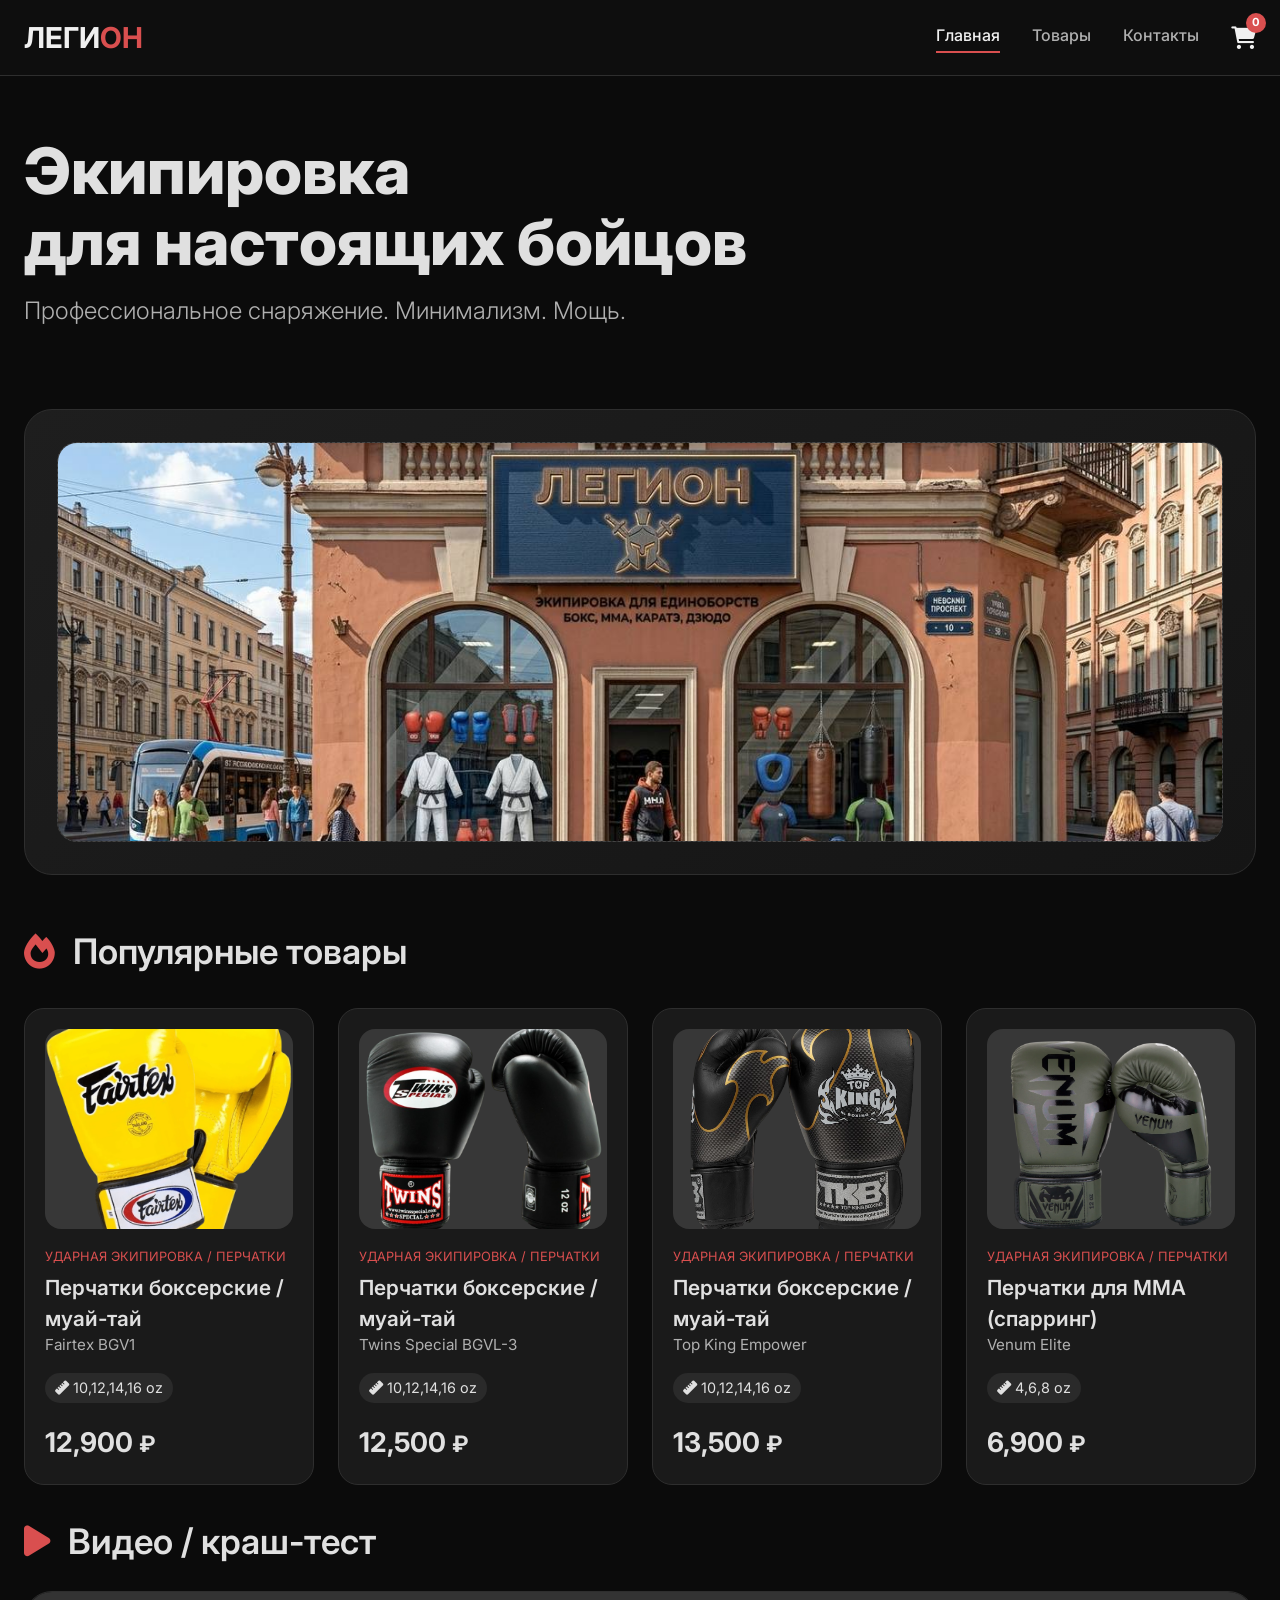
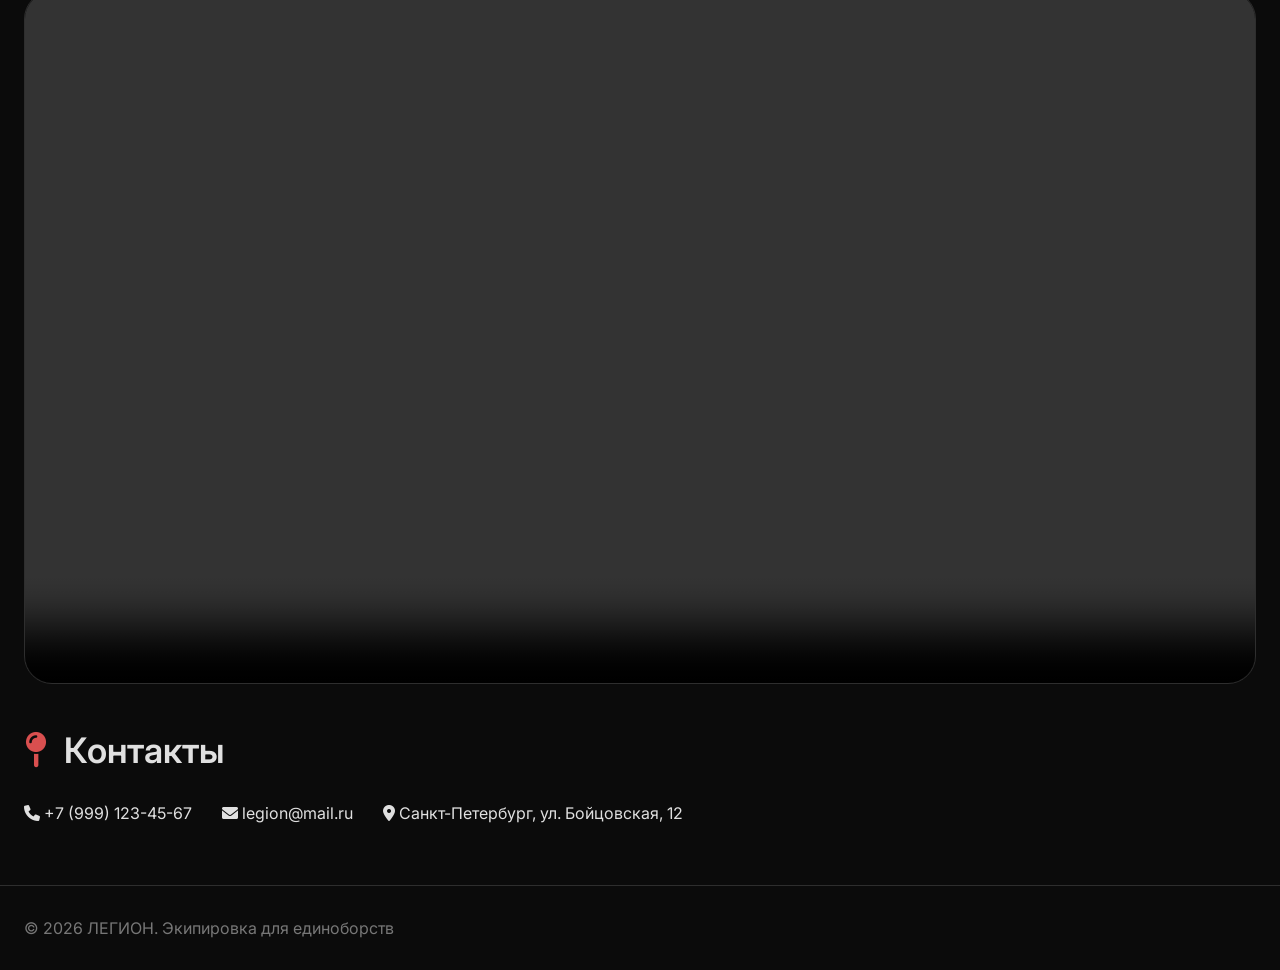
<file: index.html>
<!DOCTYPE html>
<html lang="ru">
<head>
  <meta charset="UTF-8">
  <meta name="viewport" content="width=device-width, initial-scale=1.0, maximum-scale=1.0, user-scalable=yes">
  <title>ЛЕГИОН — экипировка для единоборств</title>
  <!-- Шрифты -->
  <link rel="preconnect" href="https://fonts.googleapis.com">
  <link rel="preconnect" href="https://fonts.gstatic.com" crossorigin>
  <link href="https://fonts.googleapis.com/css2?family=Inter:ital,opsz,wght@0,14..32,100..900;1,14..32,100..900&display=swap" rel="stylesheet">
  <!-- Font Awesome -->
  <link rel="stylesheet" href="https://cdnjs.cloudflare.com/ajax/libs/font-awesome/6.0.0-beta3/css/all.min.css">
  <!-- Стили -->
  <link rel="stylesheet" href="style.css">
</head>
<body>

<header>
  <div class="container header-inner">
    <div class="logo">ЛЕГИ<span>ОН</span></div>
    <div class="nav-links">
      <a href="#" class="nav-link active" data-page="home">Главная</a>
      <a href="#" class="nav-link" data-page="products">Товары</a>
      <a href="#" class="nav-link" data-page="contacts">Контакты</a>
      <span class="cart-icon" id="cartToggle">
        <i class="fas fa-shopping-cart"></i>
        <span class="cart-count" id="cartCount">0</span>
      </span>
    </div>
  </div>
</header>

<!-- Затемнение и боковая корзина -->
<div class="overlay" id="overlay"></div>
<div class="cart-sidebar" id="cartSidebar">
  <div class="cart-header">
    <h2><i class="fas fa-shopping-bag"></i> Корзина</h2>
    <i class="fas fa-times" id="closeCart"></i>
  </div>
  <div class="cart-items" id="cartItems"></div>
  <div class="cart-total" id="cartTotal">Итого: 0 ₽</div>
  <button class="btn btn-block" id="checkoutBtn">Оформить заказ</button>
</div>

<!-- Модальное окно товара -->
<div class="modal" id="productModal">
  <div class="modal-content">
    <button class="modal-close" id="modalClose">&times;</button>
    <div class="modal-image" id="modalImage"></div>
    <div class="modal-title" id="modalTitle"></div>
    <div class="modal-brand" id="modalBrand"></div>
    <div class="modal-desc" id="modalDesc"></div>
    <div class="modal-price" id="modalPrice"></div>
    <div class="modal-actions">
      <button class="btn" id="modalAddToCart"><i class="fas fa-cart-plus"></i> В корзину</button>
      <span class="modal-size">Размер: <span id="modalSize">—</span></span>
    </div>
  </div>
</div>

<!-- Модальное окно оформления заказа -->
<div class="modal" id="checkoutModal">
  <div class="modal-content">
    <button class="modal-close" id="checkoutModalClose">&times;</button>
    <h2 class="modal-title" style="margin-bottom:20px;">Оформление заказа</h2>
    <form id="checkoutForm">
      <div class="form-group">
        <label>Имя *</label>
        <input type="text" name="name" required>
      </div>
      <div class="form-group">
        <label>Телефон *</label>
        <input type="tel" name="phone" required>
      </div>
      <div class="form-group">
        <label>Email *</label>
        <input type="email" name="email" required>
      </div>
      <div class="form-group">
        <label>Адрес доставки *</label>
        <input type="text" name="address" required>
      </div>
      <div class="form-group">
        <label>Комментарий</label>
        <textarea name="comment" rows="2"></textarea>
      </div>
      <div class="cart-summary" id="checkoutSummary"></div>
      <button type="submit" class="btn btn-block">Подтвердить заказ</button>
    </form>
    <div id="checkoutMessage" class="checkout-message"></div>
  </div>
</div>

<main class="container">
  <!-- ГЛАВНАЯ -->
  <div id="home" class="page active">
    <div class="hero">
      <h1>Экипировка<br>для настоящих бойцов</h1>
      <div class="slogan">Профессиональное снаряжение. Минимализм. Мощь.</div>
    </div>
    <div class="photo-area">
      <div class="photo-placeholder photo-placeholder-single">
        <img src="img/shop.jpg" alt="Магазин FIGHT ZONE">
      </div>
    </div>
    <div>
      <div class="section-title"><i class="fas fa-fire"></i> Популярные товары</div>
      <div class="products-grid" id="home-featured"></div>
    </div>
    <div class="video-section">
      <div class="section-title"><i class="fas fa-play"></i> Видео / краш-тест</div>
      <div class="video-wrapper">
        <video width="100%" height="100%" controls playsinline>
          <source src="vid/cut.mp4" type="video/mp4">
          Ваш браузер не поддерживает видео.
        </video>
      </div>
    </div>
    <div style="margin: 40px 0;">
      <div class="section-title"><i class="fas fa-map-pin"></i> Контакты</div>
      <div style="display: flex; gap: 30px; flex-wrap: wrap;">
        <p><i class="fas fa-phone"></i> +7 (999) 123-45-67</p>
        <p><i class="fas fa-envelope"></i> legion@mail.ru</p>
        <p><i class="fas fa-location-dot"></i> Санкт-Петербург, ул. Бойцовская, 12</p>
      </div>
    </div>
  </div>

  <!-- ТОВАРЫ -->
  <div id="products" class="page">
    <div style="margin-top: 30px;">
      <h2 class="section-title"><i class="fas fa-sliders"></i> Каталог экипировки</h2>
      <div class="filters-bar">
        <div class="filter-group">
          <label>Категория</label>
          <select id="categoryFilter"></select>
        </div>
        <div class="filter-group">
          <label>Подкатегория</label>
          <select id="subcategoryFilter"></select>
        </div>
        <div class="filter-group">
          <label>Поиск</label>
          <input type="text" id="searchInput" placeholder="Название или бренд...">
        </div>
        <div class="filter-group">
          <label>Размер</label>
          <select id="sizeFilter"></select>
        </div>
        <div class="filter-group">
          <label>Цена от/до</label>
          <div class="price-inputs">
            <input type="number" id="priceMin" placeholder="0">
            <span>—</span>
            <input type="number" id="priceMax" placeholder="25000">
          </div>
        </div>
        <button class="btn" id="resetProductFilters">Сброс</button>
      </div>
      <div id="filteredProducts" class="products-grid"></div>
    </div>
  </div>

  <!-- КОНТАКТЫ -->
  <div id="contacts" class="page">
    <div style="margin-top: 30px;">
      <h2 class="section-title"><i class="fas fa-address-card"></i> Контакты и расположение</h2>
      <div class="contacts-block">
        <div class="map-container">
          <iframe src="https://yandex.ru/map-widget/v1/?ll=30.356600%2C59.994795&z=16&pt=30.356600,59.994795,pm2rdl" width="100%" height="100%" frameborder="0"></iframe>
        </div>
        <div class="contact-details">
          <h3>ЛЕГИОН</h3>
          <p><i class="fas fa-map-marker-alt"></i> г. Санкт-Петербург, ул. Бойцовская, д.12</p>
          <p><i class="fas fa-clock"></i> Ежедневно 10:00 – 22:00</p>
          <p><i class="fas fa-phone-alt"></i> +7 (999) 123-45-67</p>
          <p><i class="fas fa-envelope"></i> shop@fightzone.ru</p>
        </div>
      </div>
    </div>
  </div>
</main>

<footer>
  <div class="container" style="display: flex; justify-content: space-between;">
    <span>© 2026 ЛЕГИОН. Экипировка для единоборств</span>
  </div>
</footer>

<script src="script.js"></script>
</body>
</html>
</file>
<file: style.css>
* {
  margin: 0;
  padding: 0;
  box-sizing: border-box;
}

body {
  font-family: "Inter", sans-serif;
  background-color: #0b0b0b;
  color: #e0e0e0;
  line-height: 1.5;
}

:root {
  --bg-dark: #0f0f0f;
  --bg-card: #1a1a1a;
  --bg-elevated: #242424;
  --border-subtle: #2e2e2e;
  --accent: #d94f4f;
  --text-primary: #f0f0f0;
  --text-secondary: #b0b0b0;
  --transition: all 0.2s ease;
}

.container {
  max-width: 1400px;
  margin: 0 auto;
  padding: 0 24px;
}

/* Header */
header {
  background-color: rgba(15, 15, 15, 0.9);
  backdrop-filter: blur(8px);
  border-bottom: 1px solid var(--border-subtle);
  position: sticky;
  top: 0;
  z-index: 50;
  padding: 16px 0;
}

.header-inner {
  display: flex;
  align-items: center;
  justify-content: space-between;
  flex-wrap: wrap;
  gap: 20px;
}

.logo {
  font-size: 1.8rem;
  font-weight: 700;
  color: var(--text-primary);
}
.logo span { color: var(--accent); }

.nav-links {
  display: flex;
  gap: 32px;
  font-weight: 500;
  align-items: center;
}
.nav-links a {
  color: var(--text-secondary);
  text-decoration: none;
  padding-bottom: 4px;
  border-bottom: 2px solid transparent;
}
.nav-links a:hover, .nav-links a.active {
  color: var(--text-primary);
  border-bottom-color: var(--accent);
}

.cart-icon {
  position: relative;
  cursor: pointer;
  font-size: 1.4rem;
  color: var(--text-primary);
}
.cart-count {
  position: absolute;
  top: -8px; right: -10px;
  background: var(--accent);
  color: white;
  border-radius: 50%;
  width: 20px; height: 20px;
  display: flex;
  align-items: center;
  justify-content: center;
  font-size: 0.7rem;
  font-weight: bold;
}

/* Страницы */
.page {
  display: none;
  animation: fade 0.25s ease;
}
.page.active { display: block; }
@keyframes fade { from { opacity: 0.5; } to { opacity: 1; } }

/* Hero */
.hero {
  padding: 60px 0 40px;
}
.hero h1 {
  font-size: 4rem;
  font-weight: 800;
  line-height: 1.1;
  margin-bottom: 16px;
}
.slogan {
  font-size: 1.5rem;
  color: var(--text-secondary);
  margin-bottom: 40px;
  font-weight: 300;
}

/* Photo area */
.photo-area {
  background: linear-gradient(145deg, #1e1e1e, #151515);
  border-radius: 28px;
  padding: 32px;
  border: 1px solid var(--border-subtle);
  margin-bottom: 50px;
}
.photo-placeholder {
  background-color: #2a2a2a;
  border-radius: 20px;
  border: 1px dashed #444;
  overflow: hidden;
  padding: 0;
}
.photo-placeholder-single {
  width: 100%;
  height: 400px;
}
.photo-placeholder img {
  width: 100%;
  height: 100%;
  object-fit: cover;
  display: block;
}

/* Section titles */
.section-title {
  font-size: 2.2rem;
  font-weight: 600;
  margin-bottom: 24px;
}
.section-title i { color: var(--accent); margin-right: 10px; }

/* Карточки */
.products-grid {
  display: grid;
  grid-template-columns: repeat(auto-fill, minmax(260px, 1fr));
  gap: 24px;
  margin: 30px 0;
}
.product-card {
  background-color: var(--bg-card);
  border-radius: 20px;
  padding: 20px;
  border: 1px solid var(--border-subtle);
  cursor: pointer;
  transition: var(--transition);
}
.product-card:hover {
  border-color: #444;
  background-color: #1f1f1f;
  transform: translateY(-3px);
}
.product-card img {
  width: 100%;
  height: 200px;
  object-fit: cover;
  border-radius: 16px;
  background: #2a2a2a;
  margin-bottom: 12px;
}
.product-category {
  font-size: 0.8rem;
  text-transform: uppercase;
  color: var(--accent);
  margin-bottom: 6px;
}
.product-title {
  font-size: 1.3rem;
  font-weight: 600;
}
.product-brand {
  color: var(--text-secondary);
  font-size: 0.95rem;
  margin-bottom: 8px;
}
.product-sizes {
  font-size: 0.9rem;
  background: #2a2a2a;
  display: inline-block;
  padding: 4px 10px;
  border-radius: 40px;
  margin: 8px 0;
}
.product-price {
  font-size: 1.7rem;
  font-weight: 700;
  margin-top: 12px;
}

/* Фильтры */
.filters-bar {
  display: flex;
  flex-wrap: wrap;
  gap: 16px 24px;
  background: var(--bg-elevated);
  padding: 20px 24px;
  border-radius: 24px;
  margin-bottom: 30px;
  border: 1px solid var(--border-subtle);
}
.filter-group {
  display: flex;
  flex-direction: column;
  gap: 6px;
}
.filter-group label {
  font-size: 0.8rem;
  text-transform: uppercase;
  color: var(--text-secondary);
}
select, input, textarea {
  background: #0f0f0f;
  border: 1px solid #3a3a3a;
  color: #f0f0f0;
  padding: 10px 14px;
  border-radius: 14px;
  font-size: 0.95rem;
  outline: none;
}
select:focus, input:focus, textarea:focus {
  border-color: var(--accent);
}
.price-inputs {
  display: flex;
  gap: 8px;
  align-items: center;
}
.price-inputs input { width: 100px; }

/* Контакты */
.contacts-block {
  display: grid;
  grid-template-columns: 1.5fr 1fr;
  gap: 30px;
  margin-top: 30px;
}
.map-container {
  border-radius: 28px;
  overflow: hidden;
  border: 1px solid var(--border-subtle);
  height: 400px;
}
.contact-details {
  background: var(--bg-card);
  border-radius: 28px;
  padding: 32px;
  border: 1px solid var(--border-subtle);
}
.contact-details i { color: var(--accent); width: 24px; }

.video-wrapper {
  border-radius: 28px;
  overflow: hidden;
  border: 1px solid var(--border-subtle);
  aspect-ratio: 16/9;
}
.video-wrapper iframe {
  width: 100%;
  height: 100%;
  border: 0;
}

/* Кнопки */
.btn {
  background: transparent;
  border: 1px solid var(--accent);
  color: var(--accent);
  padding: 10px 20px;
  border-radius: 40px;
  font-weight: 500;
  cursor: pointer;
  transition: var(--transition);
}
.btn:hover {
  background: var(--accent);
  color: #0b0b0b;
}
.btn-block {
  width: 100%;
  margin-top: 20px;
}

/* Модальные окна */
.modal {
  display: none;
  position: fixed;
  top: 0; left: 0; width: 100%; height: 100%;
  background: rgba(0,0,0,0.8);
  backdrop-filter: blur(5px);
  z-index: 1000;
  align-items: center;
  justify-content: center;
}
.modal.active { display: flex; }
.modal-content {
  background: var(--bg-card);
  border-radius: 32px;
  max-width: 700px;
  width: 90%;
  max-height: 85vh;
  overflow-y: auto;
  padding: 30px;
  border: 1px solid var(--border-subtle);
  position: relative;
}
.modal-close {
  position: absolute;
  top: 20px; right: 20px;
  background: none;
  border: none;
  color: #888;
  font-size: 24px;
  cursor: pointer;
}
.modal-image {
  width: 100%;
  height: 250px;
  border-radius: 20px;
  overflow: hidden;
  margin-bottom: 20px;
}
.modal-image img {
  width: 100%;
  height: 100%;
  object-fit: contain;
  background: #2a2a2a;
}
.modal-title { font-size: 2rem; margin-bottom: 8px; }
.modal-brand { color: var(--accent); margin-bottom: 15px; }
.modal-desc { color: var(--text-secondary); margin-bottom: 20px; }
.modal-price { font-size: 2rem; font-weight: 700; margin-bottom: 20px; }
.modal-actions { display: flex; gap: 15px; align-items: center; }
.modal-size { color: #888; }

/* Форма оформления */
.form-group {
  margin-bottom: 16px;
}
.form-group label {
  display: block;
  margin-bottom: 6px;
  color: var(--text-secondary);
  font-size: 0.9rem;
}
.form-group input,
.form-group textarea {
  width: 100%;
  resize: vertical;
}
.cart-summary {
  background: var(--bg-elevated);
  padding: 16px;
  border-radius: 16px;
  margin: 20px 0;
  font-size: 0.95rem;
}
.checkout-message {
  margin-top: 20px;
  padding: 12px;
  border-radius: 16px;
  text-align: center;
}
.checkout-message.success {
  background: #1e3a2e;
  color: #a3e0c0;
}

/* Корзина */
.cart-sidebar {
  position: fixed;
  top: 0; right: -400px;
  width: 380px;
  height: 100%;
  background: var(--bg-card);
  border-left: 1px solid var(--border-subtle);
  z-index: 2000;
  transition: right 0.3s ease;
  padding: 20px;
  overflow-y: auto;
}
.cart-sidebar.active { right: 0; }
.cart-header {
  display: flex;
  justify-content: space-between;
  align-items: center;
  margin-bottom: 20px;
}
.cart-item {
  display: flex;
  justify-content: space-between;
  align-items: center;
  padding: 12px 0;
  border-bottom: 1px solid var(--border-subtle);
}
.cart-item-controls button {
  background: #333;
  border: none;
  color: white;
  width: 28px; height: 28px;
  border-radius: 8px;
  cursor: pointer;
}
.cart-total {
  margin-top: 20px;
  font-size: 1.3rem;
  font-weight: bold;
}

.overlay {
  position: fixed;
  top: 0; left: 0; width: 100%; height: 100%;
  background: rgba(0,0,0,0.5);
  z-index: 1500;
  display: none;
}
.overlay.active { display: block; }

footer {
  border-top: 1px solid var(--border-subtle);
  padding: 30px 0;
  margin-top: 60px;
  color: #777;
}

@media (max-width: 700px) {
  .hero h1 { font-size: 2.8rem; }
  .contacts-block { grid-template-columns: 1fr; }
  .photo-placeholder-single { height: 250px; }
}
</file>
